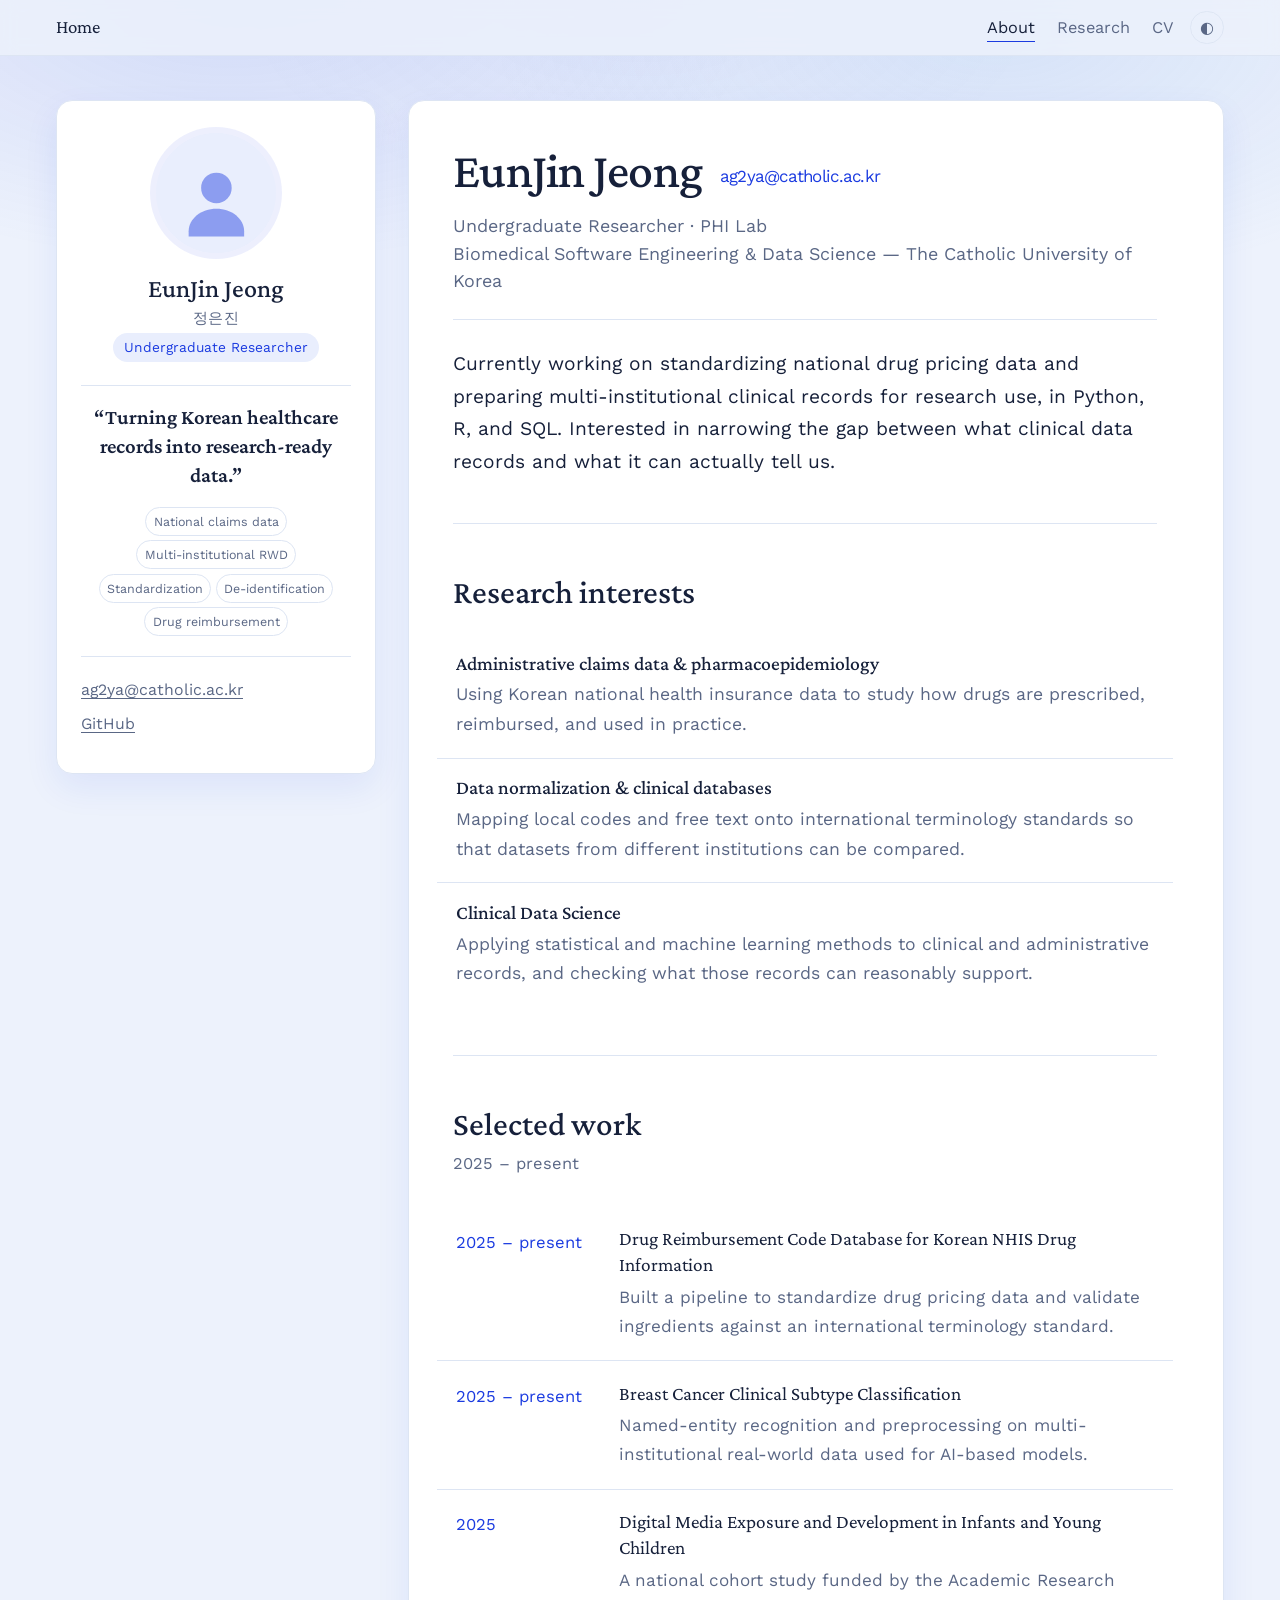
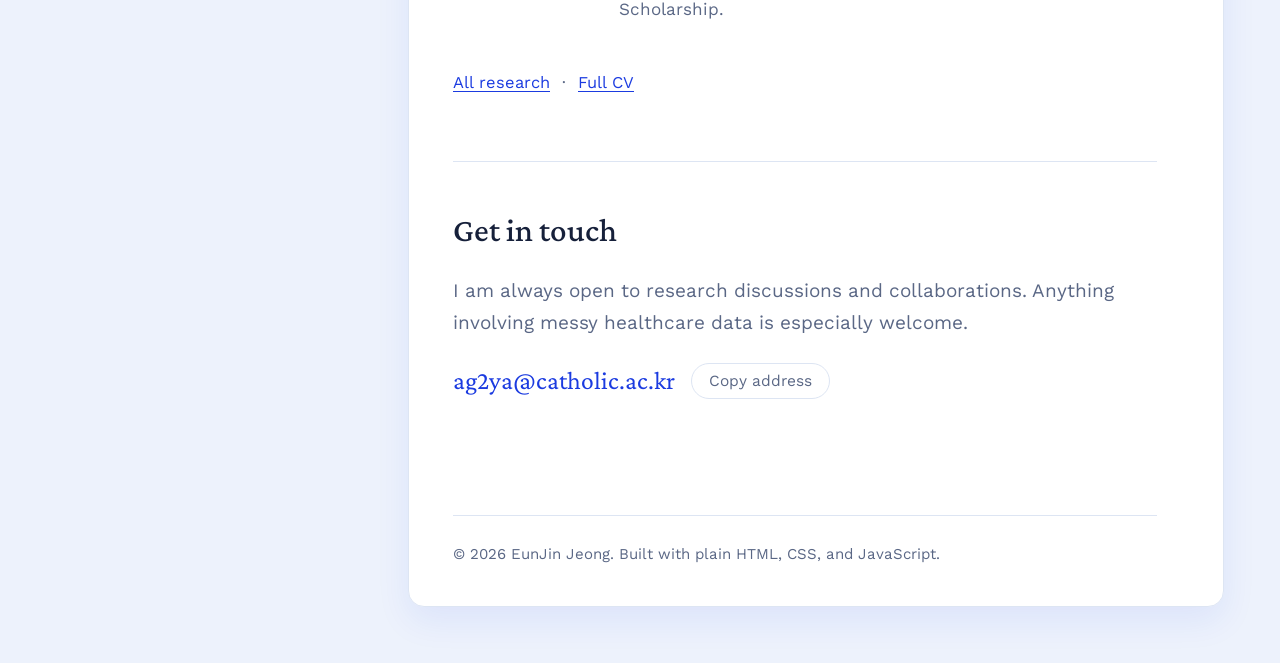
<file: index.html>
<!DOCTYPE html>
<html lang="en">
<head>
<meta charset="UTF-8">
<meta name="viewport" content="width=device-width, initial-scale=1">
<title>EunJin Jeong &mdash; Biomedical Data Science</title>
<meta name="description" content="EunJin Jeong, undergraduate research assistant at PHI Lab, The Catholic University of Korea. Administrative claims data, pharmacoepidemiology, clinical data normalization.">
<link rel="preconnect" href="https://fonts.googleapis.com">
<link rel="preconnect" href="https://fonts.gstatic.com" crossorigin>
<link href="https://fonts.googleapis.com/css2?family=Newsreader:opsz,wght@6..72,400;6..72,500;6..72,600&family=Source+Sans+3:wght@400;500;600&display=swap" rel="stylesheet">
<link rel="stylesheet" href="style.css">
</head>
<body>

<a class="skip" href="#main">Skip to content</a>

<header class="masthead">
  <div class="masthead__inner">
    <a class="masthead__name" href="index.html">Home</a>

    <nav class="nav" id="nav" aria-label="Site">
      <ul>
        <li><a href="index.html">About</a></li>
        <li><a href="research.html">Research</a></li>
        <li><a href="cv.html">CV</a></li>
      </ul>
    </nav>

    <div class="masthead__tools">
      <button class="icon-btn" id="themeToggle" type="button" aria-label="Switch to dark theme">
        <span aria-hidden="true" id="themeIcon">&#9686;</span>
      </button>
      <button class="icon-btn nav-toggle" id="navToggle" type="button"
              aria-expanded="false" aria-controls="nav" aria-label="Open menu">
        <span class="nav-toggle__bars" aria-hidden="true"></span>
      </button>
    </div>
  </div>
</header>

<div class="shell">

  <!-- ===== author profile (academicpages sidebar) ===== -->
  <aside class="sidebar">
    <div class="sidebar__sticky">
      <!-- images/profile.jpg 를 넣고 style.css 의 .avatar 주석을 해제하세요 -->
      <div class="avatar" aria-hidden="true">
        <svg viewBox="0 0 64 64" xmlns="http://www.w3.org/2000/svg">
          <circle cx="32" cy="23" r="11"/>
          <path d="M32 38c-11 0-20 7.2-20 16.2V58h40v-3.8C52 45.2 43 38 32 38z"/>
        </svg>
      </div>

      <h1 class="sidebar__name">EunJin Jeong<span class="sidebar__hangul">&#51221;&#51008;&#51652;</span></h1>
      <p class="sidebar__role">Undergraduate Researcher</p>

      <p class="sidebar__motto">
        &ldquo;Turning Korean healthcare records into research-ready data.&rdquo;
      </p>

      <ul class="sidebar__keywords">
        <li>National claims data</li>
        <li>Multi-institutional RWD</li>
        <li>Standardization</li>
        <li>De-identification</li>
        <li>Drug reimbursement</li>
      </ul>

      <ul class="sidebar__links">
        <li><a href="mailto:ag2ya@catholic.ac.kr">ag2ya@catholic.ac.kr</a></li>
        <li><a href="https://github.com/ag2ya-sketch">GitHub</a></li>
        <!-- 실제 주소가 생기면 주석을 해제하세요
        <li><a href="https://linkedin.com/in/USERNAME">LinkedIn</a></li>
        <li><a href="https://scholar.google.com/citations?user=ID">Google Scholar</a></li>
        <li><a href="https://orcid.org/0000-0000-0000-0000">ORCID</a></li>
        -->
      </ul>
    </div>
  </aside>

  <main class="main" id="main">
    <!-- ===== name header ===== -->
    <header class="profile-head">
      <h2 class="profile-head__name">
        EunJin Jeong
        <a class="profile-head__mail" href="mailto:ag2ya@catholic.ac.kr">ag2ya@catholic.ac.kr</a>
      </h2>
      <p class="profile-head__role">
        Undergraduate Researcher &middot; PHI Lab<br>
        Biomedical Software Engineering &amp; Data Science &mdash; The Catholic University of Korea
      </p>
    </header>

    <!-- ===== intro ===== -->
    <section class="intro">
      <p class="intro__lede">
        Currently working on standardizing national drug pricing data and preparing
        multi-institutional clinical records for research use, in Python, R, and SQL.
        Interested in narrowing the gap between what clinical data records and what
        it can actually tell us.
      </p>
    </section>

    <!-- ===== research interests ===== -->
    <section class="section">
      <h2 class="section__title">Research interests</h2>

      <ul class="topics">
        <li class="topic">
          <h3 class="topic__name">Administrative claims data &amp; pharmacoepidemiology</h3>
          <p class="topic__note">
            Using Korean national health insurance data to study how drugs are
            prescribed, reimbursed, and used in practice.
          </p>
        </li>
        <li class="topic">
          <h3 class="topic__name">Data normalization &amp; clinical databases</h3>
          <p class="topic__note">
            Mapping local codes and free text onto international terminology
            standards so that datasets from different institutions can be compared.
          </p>
        </li>
        <li class="topic">
          <h3 class="topic__name">Clinical Data Science</h3>
          <p class="topic__note">
            Applying statistical and machine learning methods to clinical and
            administrative records, and checking what those records can reasonably
            support.
          </p>
        </li>
      </ul>
    </section>

    <!-- ===== selected work ===== -->
    <section class="section">
      <h2 class="section__title">Selected work</h2>
      <p class="section__sub">2025 &ndash; present</p>

      <ul class="worklist">
        <li>
          <a class="work" href="research.html">
            <span class="work__date">2025 &ndash; present</span>
            <span class="work__body">
              <span class="work__title">
                Drug Reimbursement Code Database for Korean NHIS Drug Information
              </span>
              <span class="work__note">
                Built a pipeline to standardize drug pricing data and validate
                ingredients against an international terminology standard.
              </span>
            </span>
          </a>
        </li>
        <li>
          <a class="work" href="research.html">
            <span class="work__date">2025 &ndash; present</span>
            <span class="work__body">
              <span class="work__title">Breast Cancer Clinical Subtype Classification</span>
              <span class="work__note">
                Named-entity recognition and preprocessing on multi-institutional
                real-world data used for AI-based models.
              </span>
            </span>
          </a>
        </li>
        <li>
          <a class="work" href="cv.html">
            <span class="work__date">2025</span>
            <span class="work__body">
              <span class="work__title">
                Digital Media Exposure and Development in Infants and Young Children
              </span>
              <span class="work__note">
                A national cohort study funded by the Academic Research Scholarship.
              </span>
            </span>
          </a>
        </li>
      </ul>

      <p class="more"><a href="research.html">All research</a> &nbsp;&middot;&nbsp; <a href="cv.html">Full CV</a></p>
    </section>

    <!-- ===== contact ===== -->
    <section class="section">
      <h2 class="section__title">Get in touch</h2>
      <p class="prose">
        I am always open to research discussions and collaborations.
        Anything involving messy healthcare data is especially welcome.
      </p>

      <div class="contact">
        <a class="contact__mail" href="mailto:ag2ya@catholic.ac.kr">ag2ya@catholic.ac.kr</a>
        <button class="btn" id="copyMail" type="button" data-mail="ag2ya@catholic.ac.kr">Copy address</button>
      </div>
      <p class="note" id="copyStatus" role="status"></p>

      <!-- 전화번호는 스팸/개인정보 위험 때문에 빼두었습니다.
      <p class="note">+82 10-6612-8392</p>
      -->
    </section>

    <footer class="footer">
      <p>&copy; <span id="year">2026</span> EunJin Jeong. Built with plain HTML, CSS, and JavaScript.</p>
    </footer>

  </main>
</div>

<script src="script.js"></script>
</body>
</html>
</file>
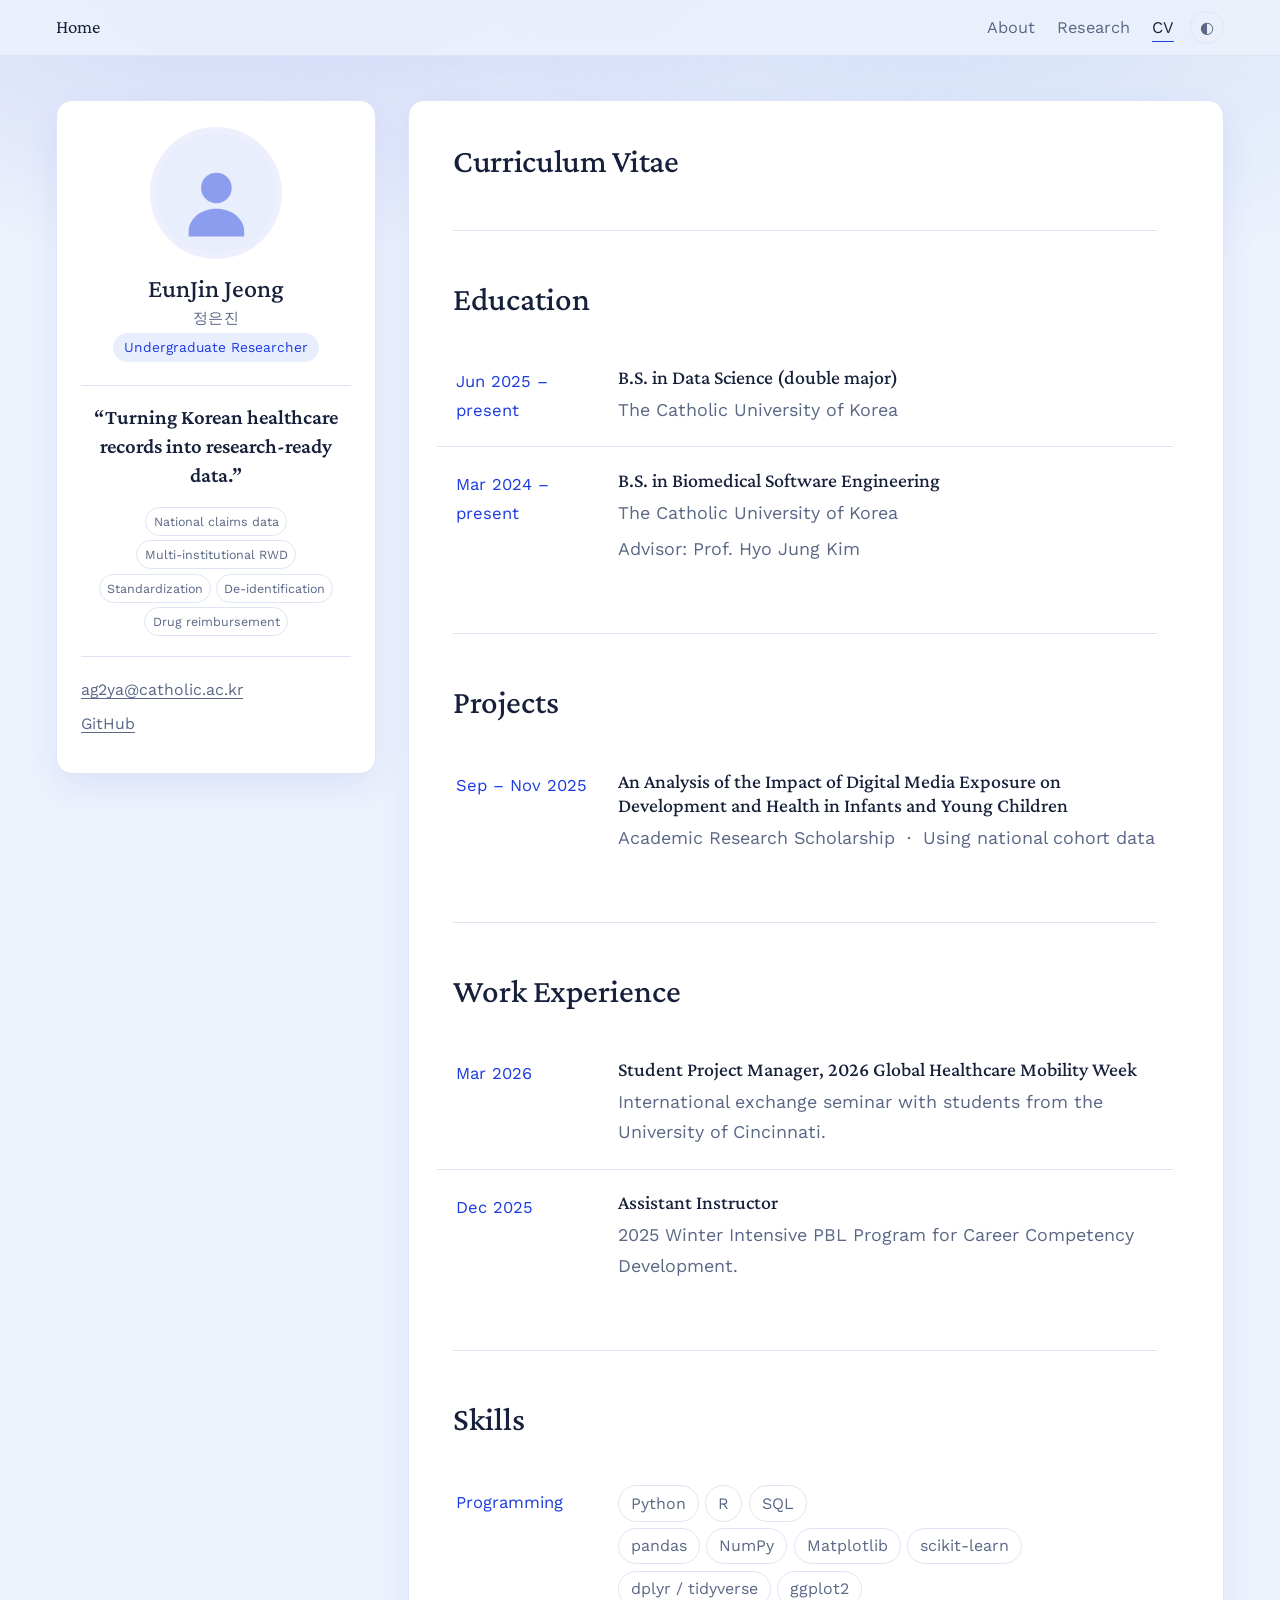
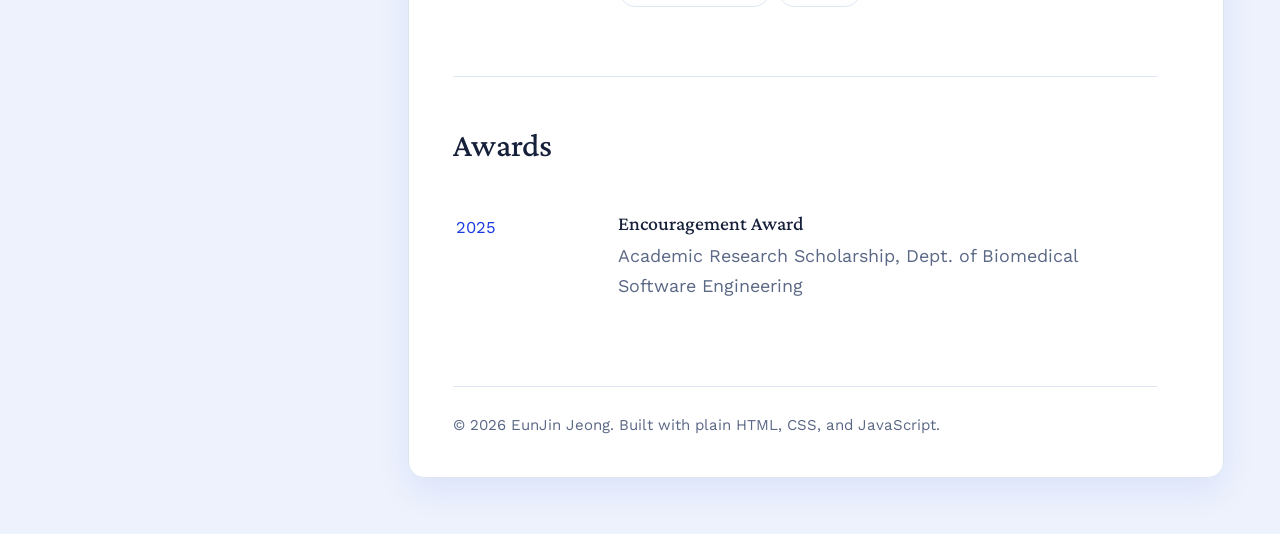
<file: cv.html>
<!DOCTYPE html>
<html lang="en">
<head>
<meta charset="UTF-8">
<meta name="viewport" content="width=device-width, initial-scale=1">
<title>CV &mdash; EunJin Jeong</title>
<meta name="description" content="Curriculum vitae of EunJin Jeong: education, research experience, skills, awards, and certifications.">
<link rel="preconnect" href="https://fonts.googleapis.com">
<link rel="preconnect" href="https://fonts.gstatic.com" crossorigin>
<link href="https://fonts.googleapis.com/css2?family=Newsreader:opsz,wght@6..72,400;6..72,500;6..72,600&family=Source+Sans+3:wght@400;500;600&display=swap" rel="stylesheet">
<link rel="stylesheet" href="style.css">
</head>
<body>

<a class="skip" href="#main">Skip to content</a>

<header class="masthead">
  <div class="masthead__inner">
    <a class="masthead__name" href="index.html">Home</a>

    <nav class="nav" id="nav" aria-label="Site">
      <ul>
        <li><a href="index.html">About</a></li>
        <li><a href="research.html">Research</a></li>
        <li><a href="cv.html">CV</a></li>
      </ul>
    </nav>

    <div class="masthead__tools">
      <button class="icon-btn" id="themeToggle" type="button" aria-label="Switch to dark theme">
        <span aria-hidden="true" id="themeIcon">&#9686;</span>
      </button>
      <button class="icon-btn nav-toggle" id="navToggle" type="button"
              aria-expanded="false" aria-controls="nav" aria-label="Open menu">
        <span class="nav-toggle__bars" aria-hidden="true"></span>
      </button>
    </div>
  </div>
</header>

<div class="shell">

  <!-- ===== author profile (academicpages sidebar) ===== -->
  <aside class="sidebar">
    <div class="sidebar__sticky">
      <!-- images/profile.jpg 를 넣고 style.css 의 .avatar 주석을 해제하세요 -->
      <div class="avatar" aria-hidden="true">
        <svg viewBox="0 0 64 64" xmlns="http://www.w3.org/2000/svg">
          <circle cx="32" cy="23" r="11"/>
          <path d="M32 38c-11 0-20 7.2-20 16.2V58h40v-3.8C52 45.2 43 38 32 38z"/>
        </svg>
      </div>

      <h1 class="sidebar__name">EunJin Jeong<span class="sidebar__hangul">&#51221;&#51008;&#51652;</span></h1>
      <p class="sidebar__role">Undergraduate Researcher</p>

      <p class="sidebar__motto">
        &ldquo;Turning Korean healthcare records into research-ready data.&rdquo;
      </p>

      <ul class="sidebar__keywords">
        <li>National claims data</li>
        <li>Multi-institutional RWD</li>
        <li>Standardization</li>
        <li>De-identification</li>
        <li>Drug reimbursement</li>
      </ul>

      <ul class="sidebar__links">
        <li><a href="mailto:ag2ya@catholic.ac.kr">ag2ya@catholic.ac.kr</a></li>
        <li><a href="https://github.com/ag2ya-sketch">GitHub</a></li>
        <!-- 실제 주소가 생기면 주석을 해제하세요
        <li><a href="https://linkedin.com/in/USERNAME">LinkedIn</a></li>
        <li><a href="https://scholar.google.com/citations?user=ID">Google Scholar</a></li>
        <li><a href="https://orcid.org/0000-0000-0000-0000">ORCID</a></li>
        -->
      </ul>
    </div>
  </aside>

  <main class="main" id="main">

    <section class="page-head">
      <h2 class="page-head__title">Curriculum Vitae</h2>
    </section>

    <section class="section">
      <h2 class="section__title">Education</h2>

      <ul class="timeline">
        <li class="tl">
          <p class="tl__date">Jun 2025 &ndash; present</p>
          <div class="tl__body">
            <h3 class="tl__title">B.S. in Data Science (double major)</h3>
            <p>The Catholic University of Korea</p>
          </div>
        </li>
        <li class="tl">
          <p class="tl__date">Mar 2024 &ndash; present</p>
          <div class="tl__body">
            <h3 class="tl__title">B.S. in Biomedical Software Engineering</h3>
            <p>The Catholic University of Korea</p>
            <p>Advisor: Prof. Hyo Jung Kim</p>
          </div>
        </li>
      </ul>
    </section>

    <section class="section">
      <h2 class="section__title">Projects</h2>

      <ul class="timeline">
        <li class="tl">
          <p class="tl__date">Sep &ndash; Nov 2025</p>
          <div class="tl__body">
            <h3 class="tl__title">
              An Analysis of the Impact of Digital Media Exposure on Development
              and Health in Infants and Young Children
            </h3>
            <p>Academic Research Scholarship &nbsp;&middot;&nbsp; Using national cohort data</p>
          </div>
        </li>
      </ul>
    </section>

    <section class="section">
      <h2 class="section__title">Work Experience</h2>

      <ul class="timeline">
        <li class="tl">
          <p class="tl__date">Mar 2026</p>
          <div class="tl__body">
            <h3 class="tl__title">Student Project Manager, 2026 Global Healthcare Mobility Week</h3>
            <p>International exchange seminar with students from the University of Cincinnati.</p>
          </div>
        </li>
        <li class="tl">
          <p class="tl__date">Dec 2025</p>
          <div class="tl__body">
            <h3 class="tl__title">Assistant Instructor</h3>
            <p>2025 Winter Intensive PBL Program for Career Competency Development.</p>
          </div>
        </li>
      </ul>
    </section>

    <section class="section">
      <h2 class="section__title">Skills</h2>

      <ul class="timeline">
        <li class="tl">
          <p class="tl__date">Programming</p>
          <div class="tl__body">
            <ul class="tags">
              <li>Python</li><li>R</li><li>SQL</li>
            </ul>
            <ul class="tags" style="margin-top:.4rem">
              <li>pandas</li><li>NumPy</li><li>Matplotlib</li>
              <li>scikit-learn</li><li>dplyr / tidyverse</li><li>ggplot2</li>
            </ul>
          </div>
        </li>
      </ul>
    </section>

    <section class="section">
      <h2 class="section__title">Awards</h2>

      <ul class="timeline">
        <li class="tl">
          <p class="tl__date">2025</p>
          <div class="tl__body">
            <h3 class="tl__title">Encouragement Award</h3>
            <p>Academic Research Scholarship, Dept. of Biomedical Software Engineering</p>
          </div>
        </li>
      </ul>
    </section>

    <footer class="footer">
      <p>&copy; <span id="year">2026</span> EunJin Jeong. Built with plain HTML, CSS, and JavaScript.</p>
    </footer>

  </main>
</div>

<script src="script.js"></script>
</body>
</html>
</file>
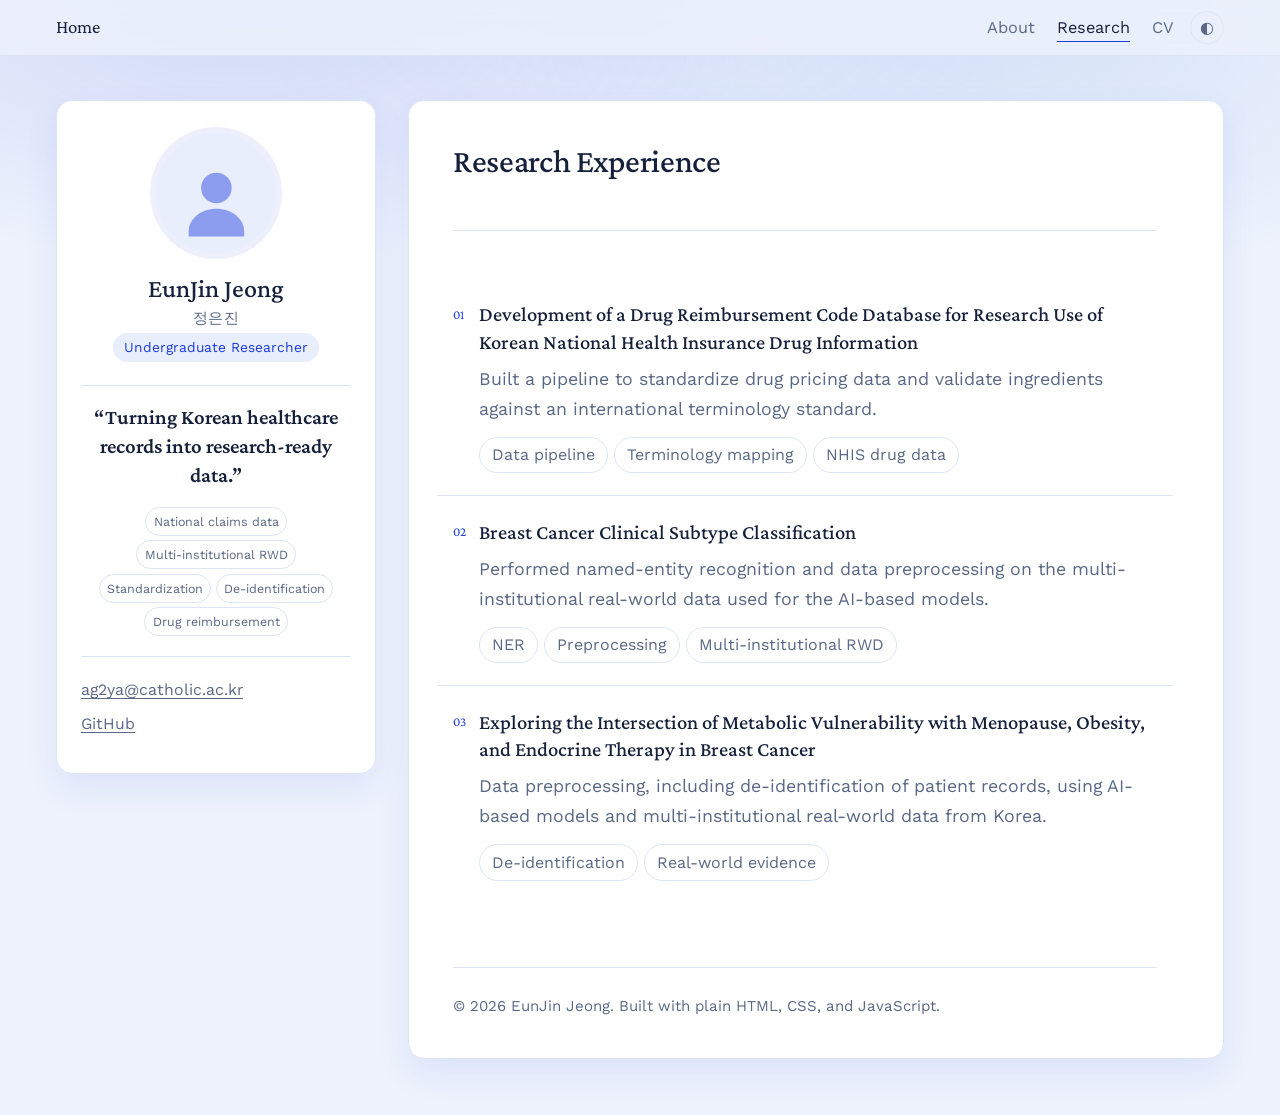
<file: research.html>
<!DOCTYPE html>
<html lang="en">
<head>
<meta charset="UTF-8">
<meta name="viewport" content="width=device-width, initial-scale=1">
<title>Research &mdash; EunJin Jeong</title>
<meta name="description" content="Research projects on Korean drug reimbursement data and multi-institutional breast cancer real-world data.">
<link rel="preconnect" href="https://fonts.googleapis.com">
<link rel="preconnect" href="https://fonts.gstatic.com" crossorigin>
<link href="https://fonts.googleapis.com/css2?family=Newsreader:opsz,wght@6..72,400;6..72,500;6..72,600&family=Source+Sans+3:wght@400;500;600&display=swap" rel="stylesheet">
<link rel="stylesheet" href="style.css">
</head>
<body>

<a class="skip" href="#main">Skip to content</a>

<header class="masthead">
  <div class="masthead__inner">
    <a class="masthead__name" href="index.html">Home</a>

    <nav class="nav" id="nav" aria-label="Site">
      <ul>
        <li><a href="index.html">About</a></li>
        <li><a href="research.html">Research</a></li>
        <li><a href="cv.html">CV</a></li>
      </ul>
    </nav>

    <div class="masthead__tools">
      <button class="icon-btn" id="themeToggle" type="button" aria-label="Switch to dark theme">
        <span aria-hidden="true" id="themeIcon">&#9686;</span>
      </button>
      <button class="icon-btn nav-toggle" id="navToggle" type="button"
              aria-expanded="false" aria-controls="nav" aria-label="Open menu">
        <span class="nav-toggle__bars" aria-hidden="true"></span>
      </button>
    </div>
  </div>
</header>

<div class="shell">

  <!-- ===== author profile (academicpages sidebar) ===== -->
  <aside class="sidebar">
    <div class="sidebar__sticky">
      <!-- images/profile.jpg 를 넣고 style.css 의 .avatar 주석을 해제하세요 -->
      <div class="avatar" aria-hidden="true">
        <svg viewBox="0 0 64 64" xmlns="http://www.w3.org/2000/svg">
          <circle cx="32" cy="23" r="11"/>
          <path d="M32 38c-11 0-20 7.2-20 16.2V58h40v-3.8C52 45.2 43 38 32 38z"/>
        </svg>
      </div>

      <h1 class="sidebar__name">EunJin Jeong<span class="sidebar__hangul">&#51221;&#51008;&#51652;</span></h1>
      <p class="sidebar__role">Undergraduate Researcher</p>

      <p class="sidebar__motto">
        &ldquo;Turning Korean healthcare records into research-ready data.&rdquo;
      </p>

      <ul class="sidebar__keywords">
        <li>National claims data</li>
        <li>Multi-institutional RWD</li>
        <li>Standardization</li>
        <li>De-identification</li>
        <li>Drug reimbursement</li>
      </ul>

      <ul class="sidebar__links">
        <li><a href="mailto:ag2ya@catholic.ac.kr">ag2ya@catholic.ac.kr</a></li>
        <li><a href="https://github.com/ag2ya-sketch">GitHub</a></li>
        <!-- 실제 주소가 생기면 주석을 해제하세요
        <li><a href="https://linkedin.com/in/USERNAME">LinkedIn</a></li>
        <li><a href="https://scholar.google.com/citations?user=ID">Google Scholar</a></li>
        <li><a href="https://orcid.org/0000-0000-0000-0000">ORCID</a></li>
        -->
      </ul>
    </div>
  </aside>

  <main class="main" id="main">

    <section class="page-head">
      <h2 class="page-head__title">Research Experience</h2>
    </section>

    <section class="section">
      <ol class="entries">
        <li class="entry">
          <h3 class="entry__title">
            Development of a Drug Reimbursement Code Database for Research Use of
            Korean National Health Insurance Drug Information
          </h3>
          <p class="entry__body">
            Built a pipeline to standardize drug pricing data and validate ingredients
            against an international terminology standard.
          </p>
          <ul class="tags">
            <li>Data pipeline</li><li>Terminology mapping</li><li>NHIS drug data</li>
          </ul>
        </li>

        <li class="entry">
          <h3 class="entry__title">Breast Cancer Clinical Subtype Classification</h3>
          <p class="entry__body">
            Performed named-entity recognition and data preprocessing on the
            multi-institutional real-world data used for the AI-based models.
          </p>
          <ul class="tags">
            <li>NER</li><li>Preprocessing</li><li>Multi-institutional RWD</li>
          </ul>
        </li>

        <li class="entry">
          <h3 class="entry__title">
            Exploring the Intersection of Metabolic Vulnerability with Menopause,
            Obesity, and Endocrine Therapy in Breast Cancer
          </h3>
          <p class="entry__body">
            Data preprocessing, including de-identification of patient records, using
            AI-based models and multi-institutional real-world data from Korea.
          </p>
          <ul class="tags">
            <li>De-identification</li><li>Real-world evidence</li>
          </ul>
        </li>
      </ol>
    </section>

    <footer class="footer">
      <p>&copy; <span id="year">2026</span> EunJin Jeong. Built with plain HTML, CSS, and JavaScript.</p>
    </footer>

  </main>
</div>

<script src="script.js"></script>
</body>
</html>
</file>
<file: style.css>
/* Crimson Pro + Work Sans, 글씨 크기 전체 확대판 — 고전적인 논문 느낌. 제목이 가장 우아함 */
@import url("https://fonts.googleapis.com/css2?family=Crimson+Pro:wght@400;500;600&family=Work+Sans:wght@400;500;600&display=swap");

/* =========================================================
   EunJin Jeong — personal homepage
   Structure : academicpages (masthead nav + author sidebar + content)
   Mood      : Wix "Resume (Simple)" — quiet, spacious, numbered sections
   ========================================================= */

:root {
  --paper:     #FFFFFF;
  --soft:      #EDF2FC;
  --ink:       #16203A;
  --muted:     #5A6785;
  --rule:      #DDE5F3;
  --accent:    #1B3BE0;
  --accent-bg: #E9EEFD;
  --shadow:    0 14px 34px rgba(27, 59, 224, .08);

  --serif: "Crimson Pro", Georgia, "Noto Serif KR", serif;
  --sans:  "Work Sans", -apple-system, "Pretendard", "Apple SD Gothic Neo", "Malgun Gothic", sans-serif;

  --sidebar-w:   20rem;
  --content-max: 44rem;
  --masthead-h:  3.5rem;
}

html[data-theme="dark"] {
  --paper:     #151D31;
  --soft:      #0C1120;
  --ink:       #E4E9F5;
  --muted:     #94A1C0;
  --rule:      #232E48;
  --accent:    #8CA6FF;
  --accent-bg: #1D2745;
  --shadow:    0 14px 34px rgba(0, 0, 0, .35);
}

/* ---------- base ---------- */
*, *::before, *::after { box-sizing: border-box; }

body {
  margin: 0;
  background: var(--soft);
  color: var(--ink);
  font-family: var(--sans);
  font-size: 1.1875rem;
  line-height: 1.7;
  -webkit-font-smoothing: antialiased;
}

/* 페이지 위쪽에 깔리는 옅은 푸른 번짐 — 장식용, 클릭은 통과시킵니다 */
body::before {
  content: "";
  position: fixed; inset: 0 0 auto 0; height: 60vh;
  z-index: -1; pointer-events: none;
  background:
    radial-gradient(60% 70% at 18% 0%,  rgba(27, 59, 224, .13), transparent 70%),
    radial-gradient(55% 65% at 78% 6%,  rgba(96, 150, 232, .16), transparent 72%),
    radial-gradient(45% 55% at 50% 0%,  rgba(27, 59, 224, .06), transparent 70%);
}
html[data-theme="dark"] body::before {
  background:
    radial-gradient(60% 70% at 18% 0%, rgba(90, 125, 255, .18), transparent 70%),
    radial-gradient(55% 65% at 78% 6%, rgba(60, 95, 200, .16), transparent 72%);
}

h1, h2, h3, h4 { font-family: var(--serif); font-weight: 500; line-height: 1.22; margin: 0; }
p { margin: 0 0 1rem; }
ul, ol { margin: 0; padding: 0; list-style: none; }
a { color: inherit; text-decoration: none; }
.prose a, .sidebar__links a { text-decoration: underline; text-underline-offset: 3px; }

:focus-visible { outline: 2px solid var(--accent); outline-offset: 3px; border-radius: 2px; }

.skip {
  position: absolute; left: -999px; top: 0; z-index: 99;
  background: var(--accent); color: #fff; padding: .6rem 1rem;
}
.skip:focus { left: 0; }

/* ---------- masthead ---------- */
.masthead {
  position: sticky; top: 0; z-index: 40;
  height: var(--masthead-h);
  background: color-mix(in srgb, var(--soft) 82%, transparent);
  backdrop-filter: blur(8px);
  border-bottom: 1px solid var(--rule);
}
.masthead__inner {
  max-width: 76rem; height: 100%; margin: 0 auto; padding: 0 1.5rem;
  display: flex; align-items: center; gap: 1rem;
}
.masthead__name {
  font-family: var(--serif); font-size: 1.18rem;
  margin-right: auto;
}

.nav ul { display: flex; gap: 1.4rem; }
.nav a {
  font-size: 1.02rem; color: var(--muted);
  padding: .2rem 0; border-bottom: 1px solid transparent;
  transition: color .15s ease, border-color .15s ease;
}
.nav a:hover { color: var(--ink); }
.nav a.is-active { color: var(--ink); border-bottom-color: var(--accent); }

.masthead__tools { display: flex; align-items: center; gap: .4rem; }
.icon-btn {
  width: 2.1rem; height: 2.1rem; display: grid; place-items: center;
  background: none; border: 1px solid var(--rule); border-radius: 50%;
  color: var(--muted); font-size: 1rem; font-family: inherit; cursor: pointer;
  transition: color .15s ease, border-color .15s ease;
}
.icon-btn:hover { color: var(--ink); border-color: var(--ink); }
.nav-toggle { display: none; border-radius: 4px; }
.nav-toggle__bars,
.nav-toggle__bars::before,
.nav-toggle__bars::after { content: ""; display: block; width: 1rem; height: 1.5px; background: currentColor; }
.nav-toggle__bars { position: relative; }
.nav-toggle__bars::before { position: absolute; top: -5px; }
.nav-toggle__bars::after  { position: absolute; top: 5px; }

/* ---------- shell ---------- */
.shell {
  max-width: 76rem; margin: 0 auto; padding: 2.75rem 1.5rem 3.5rem;
  display: grid; grid-template-columns: var(--sidebar-w) minmax(0, 1fr);
  gap: 2rem; align-items: start;
}

/* ---------- author card ---------- */
.sidebar__sticky {
  position: sticky; top: calc(var(--masthead-h) + 1.75rem);
  background: var(--paper);
  border: 1px solid var(--rule);
  border-radius: 16px;
  box-shadow: var(--shadow);
  padding: 2rem 1.5rem 1.75rem;
  text-align: center;
}

.avatar {
  width: 7.5rem; height: 7.5rem; border-radius: 50%;
  background: var(--accent-bg) center/cover no-repeat;
  color: var(--accent);
  display: grid; place-items: center;
  overflow: hidden;
  margin: 0 auto 1.25rem;
  box-shadow: 0 0 0 6px color-mix(in srgb, var(--accent) 8%, transparent);
  /* 사진을 쓰려면 아래 두 줄의 주석을 풀고, HTML의 <svg>...</svg> 를 지우세요.
     background-image: url("images/profile.jpg");
     color: transparent; */
}
.avatar svg {
  width: 74%; height: 74%;
  margin-top: 12%;              /* 어깨가 원 아래에 닿도록 */
  fill: currentColor;
  opacity: .45;
}

.sidebar__name { font-size: 1.62rem; margin-bottom: .15rem; }
.sidebar__hangul {
  display: block; font-family: var(--sans); font-size: .9rem; font-weight: 400;
  color: var(--muted); letter-spacing: .04em; margin-top: .25rem; font-size: .96rem;
}
.sidebar__role {
  display: inline-block;
  color: var(--accent); font-size: .86rem;
  background: var(--accent-bg); border-radius: 100px;
  padding: .2rem .7rem; margin-bottom: 1.4rem;
}

.sidebar__motto {
  border-top: 1px solid var(--rule);
  padding-top: 1.1rem;
  margin: 0 0 1.1rem;
  font-family: var(--serif);
  font-size: 1.3rem;
  font-weight: 600;
  line-height: 1.38;
  color: var(--ink);
}

.sidebar__keywords {
  display: flex; flex-wrap: wrap; gap: .28rem;
  justify-content: center;
}
.sidebar__keywords li {
  font-size: .78rem; color: var(--muted);
  border: 1px solid var(--rule); border-radius: 100px;
  padding: .18rem .45rem;
  transition: color .15s ease, border-color .15s ease;
}
.sidebar__keywords li:hover { color: var(--accent); border-color: var(--accent); }

.sidebar__meta { border-top: 1px solid var(--rule); text-align: left; }
.sidebar__meta li {
  padding: .7rem 0; border-bottom: 1px solid var(--rule);
  font-size: .99rem; line-height: 1.45;
}
.sidebar__meta .k {
  display: block; color: var(--muted); font-size: .76rem; margin-bottom: .1rem;
}

.sidebar__links {
  margin-top: 1.25rem; padding-top: 1.25rem;
  border-top: 1px solid var(--rule);
  font-size: .99rem; text-align: left;
}
.sidebar__links li { margin-bottom: .45rem; }
.sidebar__links a { color: var(--muted); }
.sidebar__links a:hover { color: var(--accent); }


/* ---------- content card ---------- */
.main {
  background: var(--paper);
  border: 1px solid var(--rule);
  border-radius: 16px;
  box-shadow: var(--shadow);
  padding: 2.5rem 2.75rem 1rem;
}

/* ---------- page header ---------- */
.page-head { max-width: var(--content-max); padding-bottom: 2.25rem; }
.page-head__title { font-size: 2.05rem; letter-spacing: -.01em; margin-bottom: .8rem; }
.page-head__lede { color: var(--muted); font-size: 1.12rem; max-width: 38rem; margin: 0; }

/* ---------- name header (front page) ---------- */
.profile-head {
  max-width: var(--content-max);
  padding-bottom: 1.5rem;
  margin-bottom: 1.75rem;
  border-bottom: 1px solid var(--rule);
}
.profile-head__name {
  font-size: clamp(2.25rem, 4.8vw, 3.1rem);
  letter-spacing: -.015em;
  margin-bottom: .65rem;
}
.profile-head__mail {
  display: inline-block;
  font-family: var(--sans); font-size: 1.06rem; font-weight: 400;
  color: var(--accent);
  margin-left: .6rem; vertical-align: .32em;
  text-decoration: none;
}
.profile-head__mail:hover { text-decoration: underline; text-underline-offset: 3px; }
.profile-head__role {
  color: var(--muted); font-size: 1.12rem; line-height: 1.55; margin: 0;
}

/* ---------- intro (front page) ---------- */
.intro { max-width: var(--content-max); padding-bottom: 2.75rem; }
.intro__lede { font-size: 1.2rem; margin: 0; }
.intro__body { color: var(--muted); margin: 0; }

/* ---------- research interests ---------- */
.topics { margin-top: 1.4rem; }
.topic {
  padding: 1.1rem 1rem 1.1rem 1.2rem;
  margin: 0 -1rem;
  border-top: 1px solid var(--rule);
  box-shadow: inset 0 0 0 0 var(--accent);
  transition: background .18s ease, box-shadow .18s ease;
}
.topic:first-child { border-top: 0; }
.topic__name { font-size: 1.22rem; margin-bottom: .3rem; }
.topic__note { color: var(--muted); font-size: 1.1rem; margin: 0; }

.topic:hover {
  background: var(--accent-bg);
  box-shadow: inset 3px 0 0 0 var(--accent);
}

/* ---------- selected work (linked rows) ---------- */
.worklist { margin-top: 1.4rem; }
.work {
  display: grid; grid-template-columns: 9rem minmax(0, 1fr); gap: 1.2rem;
  padding: 1.2rem 1rem 1.2rem 1.2rem;
  margin: 0 -1rem;
  border-top: 1px solid var(--rule);
  box-shadow: inset 0 0 0 0 var(--accent);
  transition: background .18s ease, box-shadow .18s ease;
}
.worklist li:first-child .work { border-top: 0; }
.work__date { color: var(--accent); font-size: 1.04rem; padding-top: .15rem; }
.work__body { display: block; }
.work__title {
  display: block; font-family: var(--serif); font-size: 1.2rem;
  line-height: 1.35; margin-bottom: .3rem;
}
.work__note { display: block; color: var(--muted); font-size: 1.07rem; }

.work:hover, .work:focus-visible {
  background: var(--accent-bg);
  box-shadow: inset 3px 0 0 0 var(--accent);
}
.work:hover .work__title { color: var(--accent); }

.more { margin-top: 1.6rem; color: var(--muted); font-size: 1.03rem; }
.more a { color: var(--accent); text-decoration: underline; text-underline-offset: 3px; }

/* ---------- sections ---------- */
.section { max-width: var(--content-max); padding: 3rem 0; border-top: 1px solid var(--rule); }
.section:first-of-type { border-top: 0; }
.section__num { font-family: var(--serif); font-size: .95rem; color: var(--accent); margin-bottom: .35rem; }
.section__title { font-size: 2.05rem; margin-bottom: .4rem; }
.section__sub { color: var(--muted); font-size: 1.03rem; margin-bottom: 1.8rem; }
.section__title + .prose,
.section__title + .entries,
.section__title + .timeline { margin-top: 1.6rem; }

.prose { color: var(--muted); }
.prose p:last-child { margin-bottom: 0; }

/* ---------- entries ---------- */
.entries { counter-reset: entry; }
.entry {
  padding: 1.4rem 1rem 1.4rem 2.6rem;
  margin: 0 -1rem;
  border-top: 1px solid var(--rule);
  position: relative; counter-increment: entry;
  box-shadow: inset 0 0 0 0 var(--accent);
  transition: background .18s ease, box-shadow .18s ease;
}
.entry:first-child { border-top: 0; }
.entry::before {
  content: counter(entry, decimal-leading-zero);
  position: absolute; left: 1rem; top: 1.55rem;
  font-family: var(--serif); font-size: .82rem; color: var(--accent);
}
.entry:hover {
  background: var(--accent-bg);
  box-shadow: inset 3px 0 0 0 var(--accent);
}
.entry__title { font-size: 1.28rem; line-height: 1.35; margin-bottom: .45rem; }
.entry__meta  { color: var(--accent); font-size: .98rem; margin-bottom: .4rem; }
.entry__body  { color: var(--muted); font-size: 1.11rem; margin-bottom: .8rem; }
.entry__body:last-child { margin-bottom: 0; }

.tags { display: flex; flex-wrap: wrap; gap: .4rem; }
.tags li {
  font-size: 1rem; color: var(--muted);
  border: 1px solid var(--rule); border-radius: 100px; padding: .22rem .75rem;
}

/* ---------- timeline ---------- */
.tl {
  display: grid; grid-template-columns: 9rem minmax(0, 1fr); gap: 1.1rem;
  padding: 1.3rem 1rem 1.3rem 1.2rem;
  margin: 0 -1rem;
  border-top: 1px solid var(--rule);
  box-shadow: inset 0 0 0 0 var(--accent);
  transition: background .18s ease, box-shadow .18s ease;
}
.tl:first-child { border-top: 0; }
.tl:hover {
  background: var(--accent-bg);
  box-shadow: inset 3px 0 0 0 var(--accent);
}
.tl__date { color: var(--accent); font-size: 1.04rem; margin: .2rem 0 0; }
.tl__title { font-size: 1.24rem; margin-bottom: .35rem; }
.tl__body p { color: var(--muted); font-size: 1.12rem; margin: 0 0 .35rem; }
.tl__body p:last-child { margin-bottom: 0; }

/* ---------- cards ---------- */
.grid {
  margin-top: 2rem; display: grid;
  grid-template-columns: repeat(auto-fit, minmax(15rem, 1fr));
  gap: 1px; background: var(--rule); border: 1px solid var(--rule);
  max-width: var(--content-max);
}
.card { background: var(--paper); padding: 1.4rem; }
.card__title { font-size: 1.12rem; margin-bottom: .7rem; }
.plain li { color: var(--muted); font-size: 1.05rem; padding: .2rem 0; }

/* ---------- contact ---------- */
.contact { display: flex; flex-wrap: wrap; align-items: center; gap: 1rem; margin-top: 1.2rem; }
.contact__mail { font-family: var(--serif); font-size: 1.6rem; color: var(--accent); }
.contact__mail:hover { text-decoration: underline; text-underline-offset: 4px; }
.btn {
  font-family: inherit; font-size: .97rem; padding: .5rem 1.05rem;
  background: none; color: var(--muted);
  border: 1px solid var(--rule); border-radius: 100px; cursor: pointer;
  transition: color .15s ease, border-color .15s ease;
}
.btn:hover { color: var(--ink); border-color: var(--ink); }
.note { color: var(--muted); font-size: .97rem; margin-top: .9rem; min-height: 1.2em; }

.footer {
  border-top: 1px solid var(--rule); margin-top: 1rem;
  padding: 1.6rem 0 1.4rem; color: var(--muted); font-size: .94rem;
  max-width: var(--content-max);
}
.footer p { margin: 0; }

/* ---------- one reveal on load ---------- */
.page-head > *, .intro > *, .profile-head > * { animation: rise .6s cubic-bezier(.2,.7,.3,1) backwards; }
.page-head > *:nth-child(2), .intro > *:nth-child(2) { animation-delay: .06s; }
.page-head > *:nth-child(3), .intro > *:nth-child(3) { animation-delay: .12s; }
@keyframes rise { from { opacity: 0; transform: translateY(10px); } to { opacity: 1; transform: none; } }

/* ---------- responsive ---------- */
@media (max-width: 900px) {
  .nav {
    position: absolute; top: var(--masthead-h); left: 0; right: 0;
    background: var(--paper); border-bottom: 1px solid var(--rule);
    display: none; padding: .5rem 1.5rem 1rem;
  }
  .nav.is-open { display: block; }
  .nav ul { flex-direction: column; gap: 0; }
  .nav a { display: block; padding: .7rem 0; border-bottom: 1px solid var(--rule); }
  .nav-toggle { display: grid; }

  .shell { grid-template-columns: minmax(0, 1fr); gap: 1.25rem; padding: 1.5rem 1rem 2.5rem; }
  .sidebar__sticky { position: static; padding: 1.75rem 1.25rem 1.5rem; }
  .main { padding: 1.75rem 1.25rem .5rem; }
  .avatar { width: 6rem; height: 6rem; font-size: 1.8rem; }
  .sidebar__meta, .sidebar__links { max-width: none; }

  .tl, .work { grid-template-columns: minmax(0, 1fr); gap: .35rem; }
  .section { padding: 2.5rem 0; }
  .topic, .work, .entry, .tl { margin: 0; padding-left: 1rem; }
  .entry { padding-left: 2.4rem; }
  .entry::before { left: .8rem; }
}

@media (prefers-reduced-motion: reduce) {
  *, *::before, *::after { animation-duration: .001ms !important; transition-duration: .001ms !important; }
}

/* ---------- print ---------- */
@media print {
  .masthead, .nav, .masthead__tools, .btn, .skip { display: none !important; }
  body { background: #fff; color: #000; font-size: 10.5pt; }
  body::before { display: none; }
  .shell { display: block; padding: 0; max-width: none; }
  .main, .sidebar__sticky { box-shadow: none; border: 0; border-radius: 0; padding: 0; }
  .section, .page-head { break-inside: avoid; padding: 1rem 0; max-width: none; }
}
</file>
